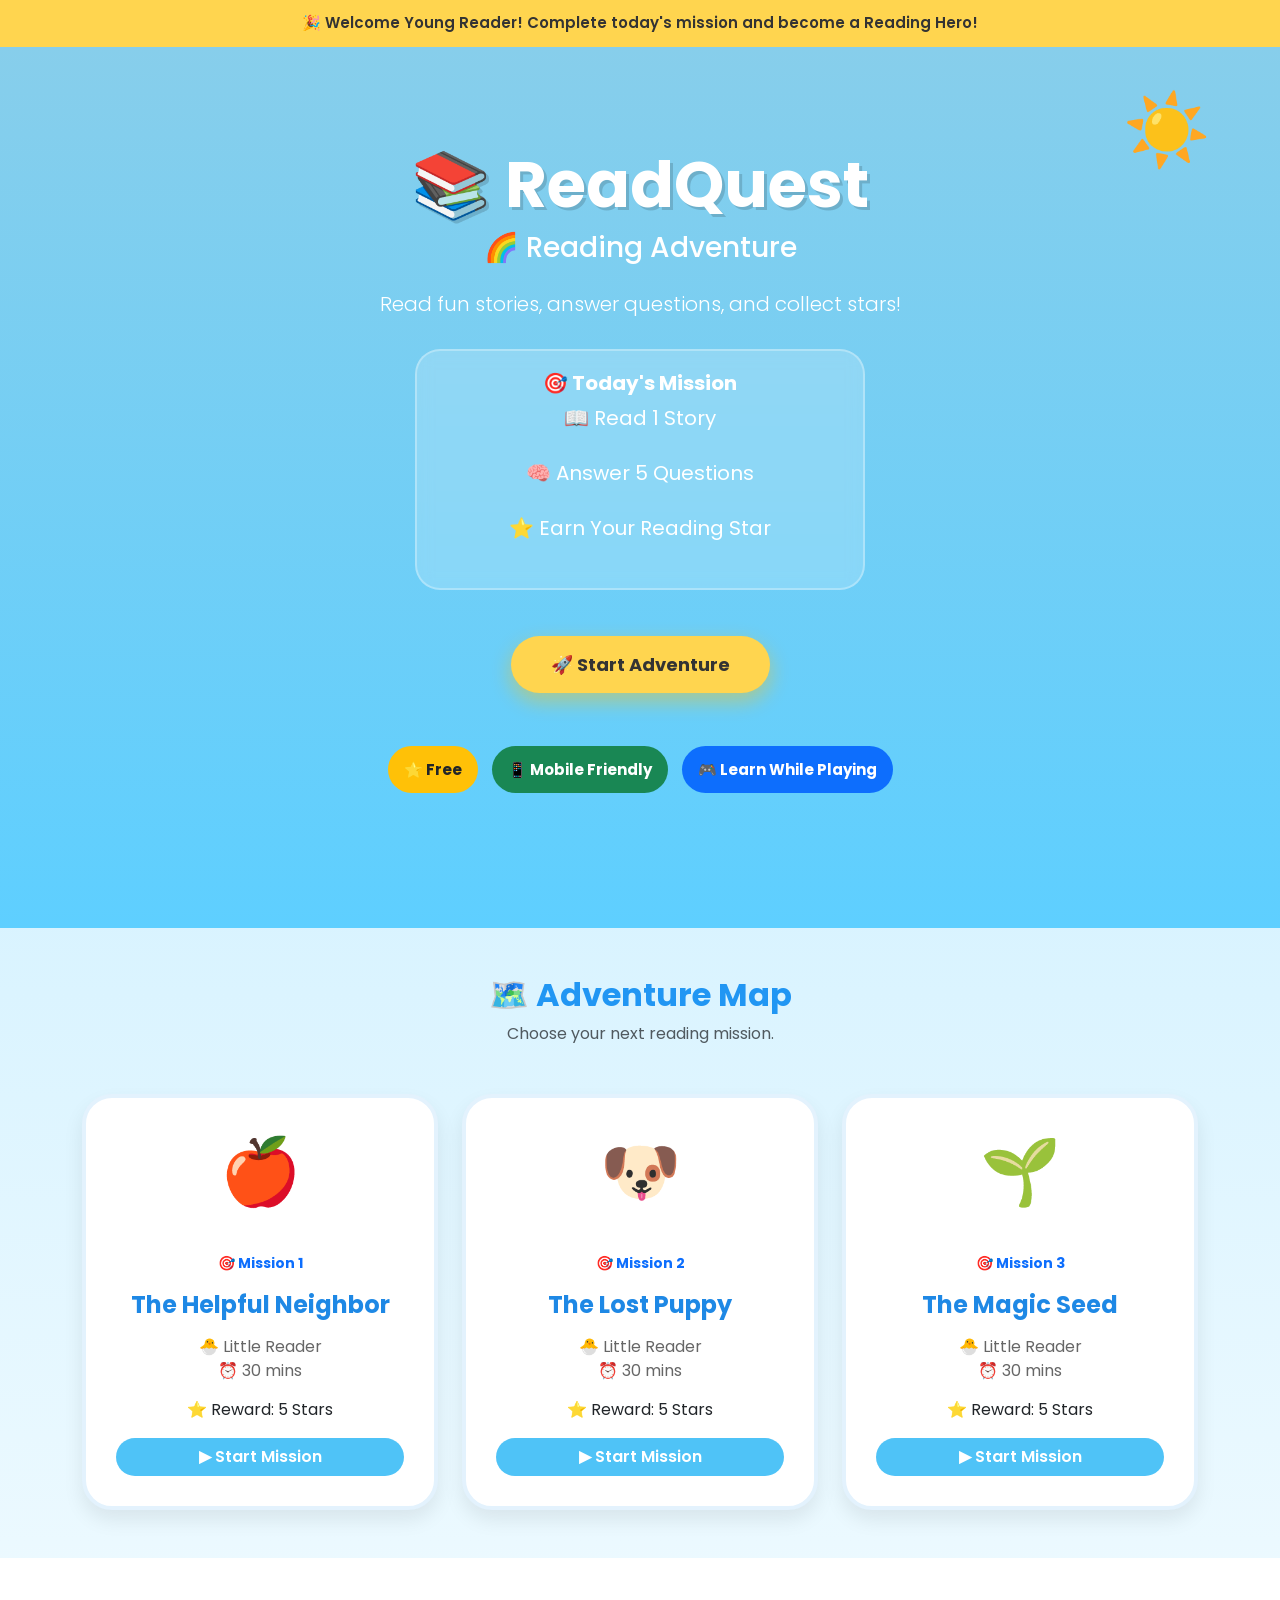
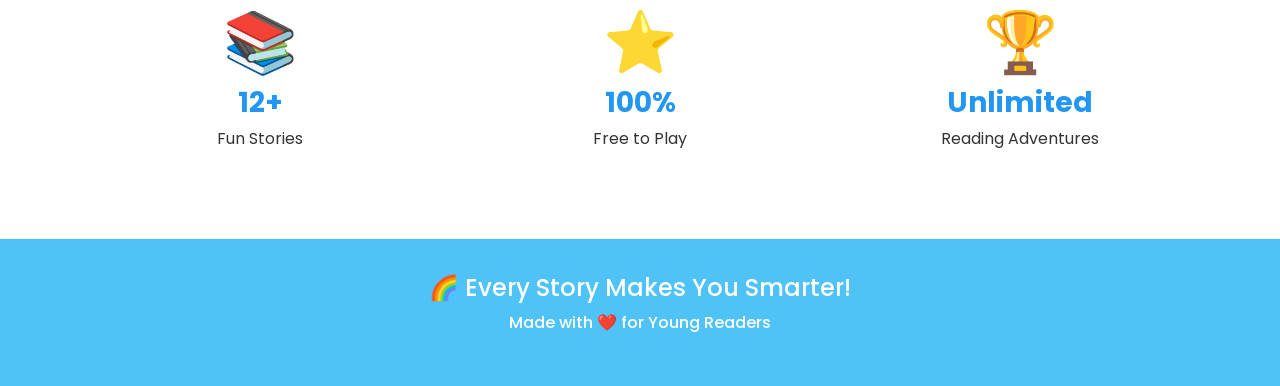
<file: index.html>
<!DOCTYPE html>
<html lang="en">
<head>

    <meta charset="UTF-8">
    <meta name="viewport" content="width=device-width, initial-scale=1.0">

    <title>📚 ReadQuest | Reading Adventure</title>

    <!-- Bootstrap -->
    <link href="https://cdn.jsdelivr.net/npm/bootstrap@5.3.7/dist/css/bootstrap.min.css" rel="stylesheet">

    <!-- Bootstrap Icons -->
    <link rel="stylesheet" href="https://cdn.jsdelivr.net/npm/bootstrap-icons@1.13.1/font/bootstrap-icons.min.css">

    <!-- Google Font -->
    <link href="https://fonts.googleapis.com/css2?family=Poppins:wght@300;400;500;600;700&display=swap" rel="stylesheet">

    <!-- CSS -->
    <link rel="stylesheet" href="assets/css/style.css">

</head>

<body>

<!-- ================= TOP BANNER ================= -->

<div class="top-banner">

    🎉 Welcome Young Reader! Complete today's mission and become a Reading Hero!

</div>

<!-- ================= HERO ================= -->

<section class="hero">

    <div class="container text-center">

        <h1 class="display-3 fw-bold">

            📚 ReadQuest

        </h1>

        <h3 class="mb-4">

            🌈 Reading Adventure

        </h3>

        <p class="lead">

            Read fun stories, answer questions, and collect stars!

        </p>

        <div class="mission-box">

            <h5>🎯 Today's Mission</h5>

            <p>📖 Read 1 Story</p>

            <p>🧠 Answer 5 Questions</p>

            <p>⭐ Earn Your Reading Star</p>

        </div>

        <a href="#stories" class="btn btn-primary btn-lg mt-3">

            🚀 Start Adventure

        </a>

        <div class="hero-badges mt-5">

            <span class="badge bg-warning text-dark p-3">
                ⭐ Free
            </span>

            <span class="badge bg-success p-3">
                📱 Mobile Friendly
            </span>

            <span class="badge bg-primary p-3">
                🎮 Learn While Playing
            </span>

        </div>

    </div>

</section>

<!-- ================= STORY SECTION ================= -->

<section id="stories" class="py-5">

    <div class="container">

        <div class="text-center mb-5">

            <h2>

                🗺️ Adventure Map

            </h2>

            <p class="text-muted">

                Choose your next reading mission.

            </p>

        </div>

        <div class="row g-4" id="storyContainer">

            <!-- JavaScript -->

        </div>

    </div>

</section>

<!-- ================= STATS ================= -->

<section class="stats py-5">

    <div class="container">

        <div class="row text-center">

            <div class="col-md-4 mb-4">

                <h1>📚</h1>

                <h3>12+</h3>

                <p>Fun Stories</p>

            </div>

            <div class="col-md-4 mb-4">

                <h1>⭐</h1>

                <h3>100%</h3>

                <p>Free to Play</p>

            </div>

            <div class="col-md-4">

                <h1>🏆</h1>

                <h3>Unlimited</h3>

                <p>Reading Adventures</p>

            </div>

        </div>

    </div>

</section>

<!-- ================= FOOTER ================= -->

<footer class="text-center">

    <h4>

        🌈 Every Story Makes You Smarter!

    </h4>

    <p>

        Made with ❤️ for Young Readers

    </p>

</footer>

<script src="assets/js/stories.js"></script>
<script src="assets/js/main.js"></script>

<script src="https://cdn.jsdelivr.net/npm/bootstrap@5.3.7/dist/js/bootstrap.bundle.min.js"></script>

</body>
</html>
</file>
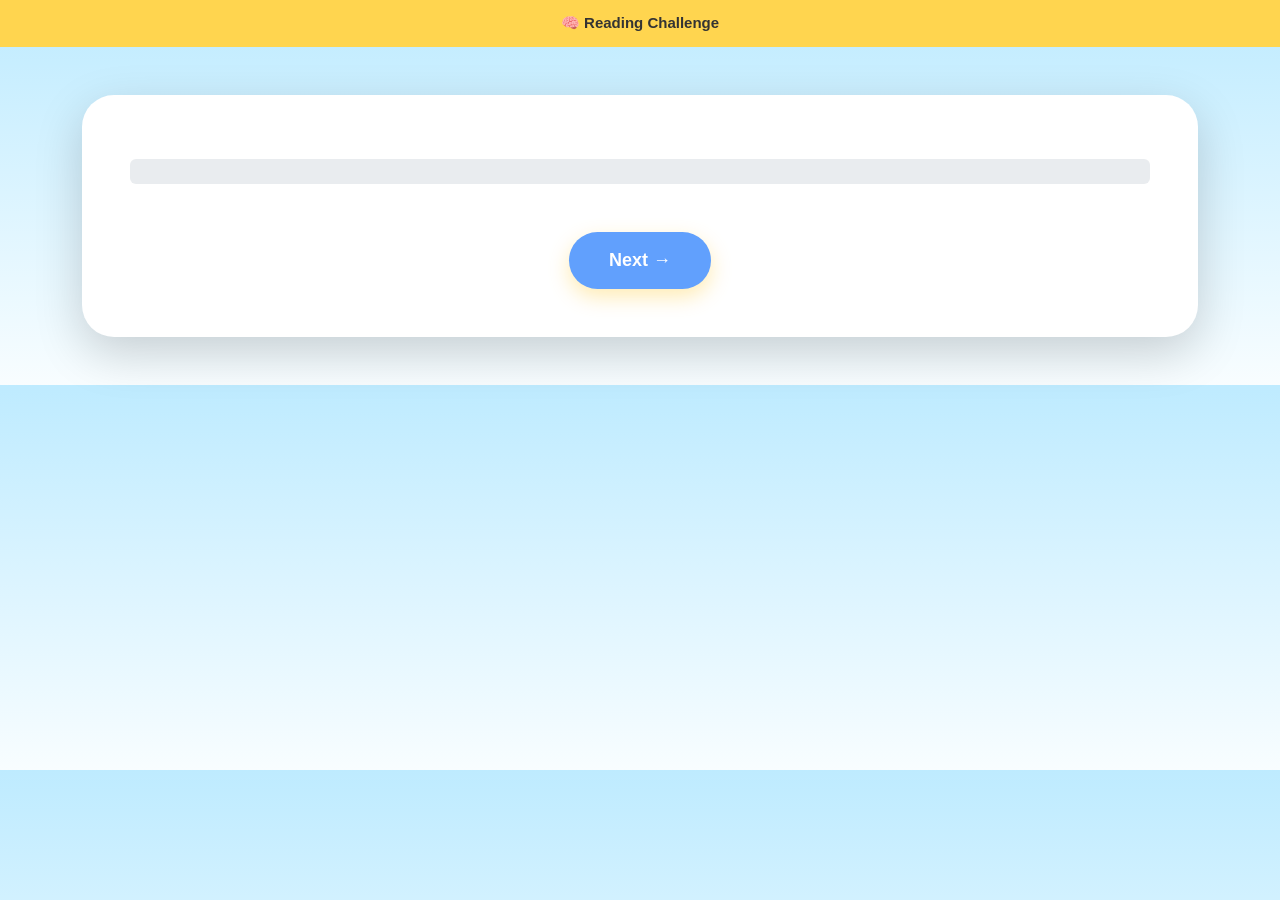
<file: quiz.html>
<!DOCTYPE html>
<html lang="en">

<head>

    <meta charset="UTF-8">

    <meta name="viewport" content="width=device-width, initial-scale=1.0">

    <title>🧠 Reading Challenge | ReadQuest</title>

    <link href="https://cdn.jsdelivr.net/npm/bootstrap@5.3.7/dist/css/bootstrap.min.css" rel="stylesheet">

    <link rel="stylesheet" href="assets/css/style.css">

</head>

<body>

<div class="top-banner">

🧠 Reading Challenge

</div>

<section class="py-5">

<div class="container">

<div class="card shadow-lg border-0 rounded-5">

<div class="card-body p-5">

<div class="text-center">

<h2 id="quizTitle"></h2>

<p id="questionCounter"></p>

</div>

<div class="progress mb-4" style="height:25px;">

<div
id="progressBar"
class="progress-bar progress-bar-striped progress-bar-animated bg-success"
style="width:0%;">

0%

</div>

</div>

<h4 id="questionText" class="mb-4"></h4>

<div id="choices" class="d-grid gap-3">

</div>

<div class="text-center mt-4">

<button
id="nextBtn"
class="btn btn-primary"
disabled>

Next →

</button>

</div>

</div>

</div>

</div>

</section>

<script src="assets/js/stories.js"></script>
<script src="assets/js/quiz.js"></script>

</body>

</html>
</file>
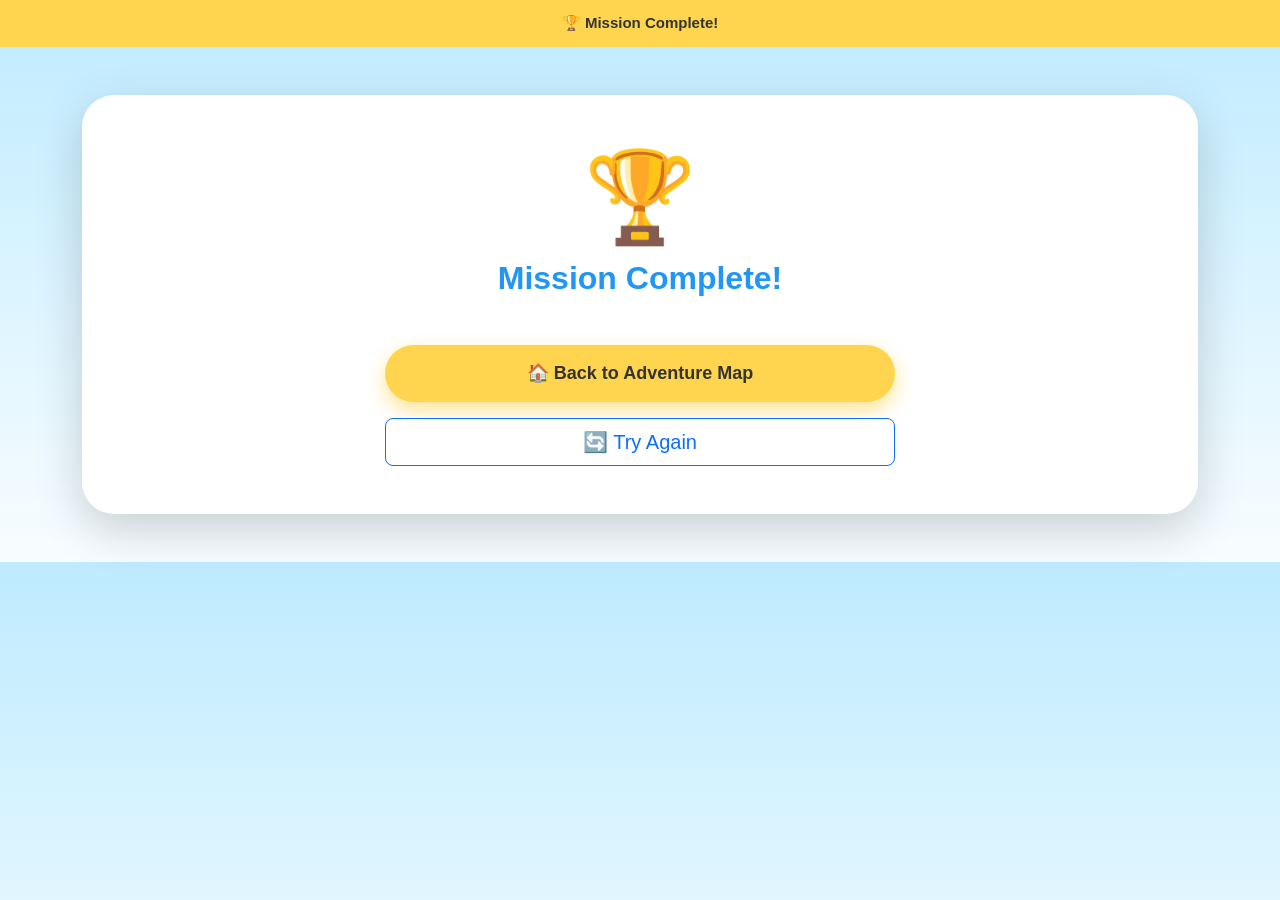
<file: result.html>
<!DOCTYPE html>
<html lang="en">

<head>

    <meta charset="UTF-8">

    <meta name="viewport" content="width=device-width, initial-scale=1.0">

    <title>🏆 Mission Complete | ReadQuest</title>

    <link href="https://cdn.jsdelivr.net/npm/bootstrap@5.3.7/dist/css/bootstrap.min.css" rel="stylesheet">

    <link rel="stylesheet" href="assets/css/style.css">

</head>

<body>

<div class="top-banner">

🏆 Mission Complete!

</div>

<section class="py-5">

<div class="container">

<div class="card shadow-lg border-0 rounded-5 text-center">

<div class="card-body p-5">

<h1 id="resultEmoji" style="font-size:90px;">
🏆
</h1>

<h2 class="fw-bold mb-3">
Mission Complete!
</h2>

<h4 id="storyTitle"></h4>

<h1 id="scoreText" class="my-4 text-primary"></h1>

<div id="stars" class="mb-4" style="font-size:40px;"></div>

<p id="message" class="lead"></p>

<div class="d-grid gap-3 col-md-6 mx-auto mt-5">

<a href="index.html" class="btn btn-primary btn-lg">

🏠 Back to Adventure Map

</a>

<a id="retryBtn" href="#" class="btn btn-outline-primary btn-lg">

🔄 Try Again

</a>

</div>

</div>

</div>

</div>

</section>

<script src="assets/js/stories.js"></script>
<script src="assets/js/result.js"></script>

</body>

</html>
</file>
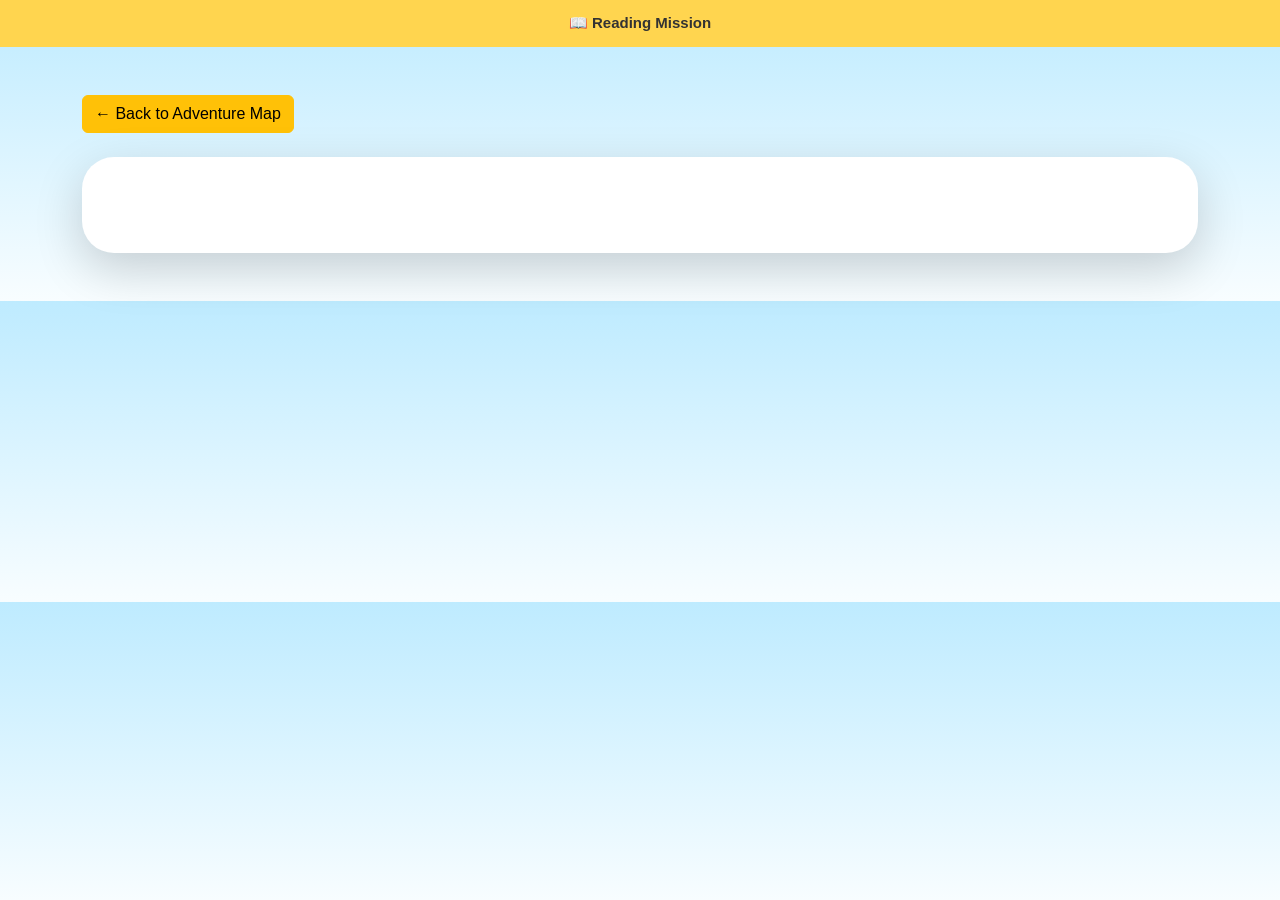
<file: story.html>
<!DOCTYPE html>
<html lang="en">

<head>

    <meta charset="UTF-8">

    <meta name="viewport" content="width=device-width, initial-scale=1.0">

    <title>📖 ReadQuest Story</title>

    <link href="https://cdn.jsdelivr.net/npm/bootstrap@5.3.7/dist/css/bootstrap.min.css" rel="stylesheet">

    <link rel="stylesheet" href="assets/css/style.css">

</head>

<body>

<div class="top-banner">

📖 Reading Mission

</div>

<section class="py-5">

<div class="container">

<a href="index.html" class="btn btn-warning mb-4">

← Back to Adventure Map

</a>

<div class="card shadow-lg border-0 rounded-5">

<div class="card-body p-5">

<div id="storyContent">

<!-- JavaScript will load the story -->

</div>

</div>

</div>

</div>

</section>

<script src="assets/js/stories.js"></script>
<script src="assets/js/story.js"></script>

</body>

</html>
</file>
<file: assets/css/style.css>
/* ==========================================
   RESET
========================================== */

*{
    margin:0;
    padding:0;
    box-sizing:border-box;
    font-family:'Poppins',sans-serif;
    scroll-behavior:smooth;
}

/* Top Banner */

.top-banner{

    background:#FFD54F;

    color:#333;

    font-weight:600;

    text-align:center;

    padding:12px;

    font-size:15px;
}

/* ==========================================
   BODY
========================================== */

body{
    background:linear-gradient(to bottom,#BEEBFF,#F8FDFF);
    color:#333;
    overflow-x:hidden;
}

/* ==========================================
   HERO
========================================== */

.hero{

    position:relative;

    background:linear-gradient(180deg,#87CEEB,#5ECFFF);

    color:white;

    padding:100px 20px 130px;

    text-align:center;

    overflow:hidden;
}

/* Sun */

.hero::before{

    content:"☀️";

    position:absolute;

    top:30px;

    right:70px;

    font-size:70px;

    animation:spinSun 25s linear infinite;
}

/* Clouds */

.hero::after{

    content:"☁️   ☁️";

    position:absolute;

    top:35px;

    left:-150px;

    font-size:45px;

    animation:moveClouds 25s linear infinite;
}

.hero h1{

    font-size:4rem;

    font-weight:700;

    text-shadow:3px 3px rgba(0,0,0,.15);
}

.hero p{

    font-size:1.25rem;

    margin-bottom:25px;
}

.hero .mission-box{

    background:rgba(255,255,255,.18);

    backdrop-filter:blur(8px);

    border-radius:25px;

    padding:20px;

    max-width:450px;

    margin:30px auto;

    border:2px solid rgba(255,255,255,.3);
}

.hero .mission-box h5{

    font-weight:700;
}

/* ==========================================
   BUTTON
========================================== */

.btn-primary{

    background:#FFD54F;

    border:none;

    color:#333;

    font-weight:700;

    border-radius:50px;

    padding:15px 40px;

    font-size:18px;

    box-shadow:0 8px 20px rgba(255,193,7,.45);

    transition:.3s;
}

.btn-primary:hover{

    background:#FFC107;

    color:#222;

    transform:translateY(-5px) scale(1.05);
}

/* ==========================================
   SECTION TITLE
========================================== */

section h2{

    color:#2196F3;

    font-weight:700;
}

/* ==========================================
   STORY CARD
========================================== */

.story-card{

    background:#ffffff;

    border:4px solid #E3F2FD;

    border-radius:30px;

    box-shadow:0 10px 20px rgba(0,0,0,.08);

    transition:.35s;

    overflow:hidden;

    height:100%;
}

.story-card:hover{

    transform:translateY(-12px) rotate(-1deg);

    box-shadow:0 18px 35px rgba(0,0,0,.18);
}

.story-icon{

    font-size:65px;

    margin-top:25px;
}

.story-card .card-body{

    padding:30px;
}

.story-card h4{

    color:#1E88E5;

    font-weight:700;
}

.story-info{

    color:#666;

    margin:15px 0;
}

.read-btn{

    background:#4FC3F7;

    color:white;

    border-radius:50px;

    font-weight:600;

    transition:.3s;
}

.read-btn:hover{

    background:#29B6F6;

    color:white;

    transform:scale(1.05);
}

/* Hero Badges */

.hero-badges .badge{

    margin:5px;

    font-size:15px;

    border-radius:50px;
}

/* Stats */

.stats{

    background:white;
}

.stats h1{

    font-size:60px;
}

.stats h3{

    color:#2196F3;

    font-weight:700;
}

/* ==========================================
   FOOTER
========================================== */

footer{

    background:#4FC3F7;

    color:white;

    padding:35px;

    font-weight:500;
}

/* ==========================================
   ANIMATIONS
========================================== */

@keyframes moveClouds{

    0%{

        transform:translateX(0);
    }

    100%{

        transform:translateX(1600px);
    }

}

@keyframes spinSun{

    from{

        transform:rotate(0deg);
    }

    to{

        transform:rotate(360deg);
    }

}

/* ==========================================
   RESPONSIVE
========================================== */

@media(max-width:768px){

.hero{

    padding:70px 20px 90px;
}

.hero h1{

    font-size:2.7rem;
}

.hero p{

    font-size:1rem;
}

.hero::before{

    font-size:45px;

    right:20px;
}

.hero::after{

    font-size:30px;
}

.story-card{

    border-radius:25px;
}

}
</file>
